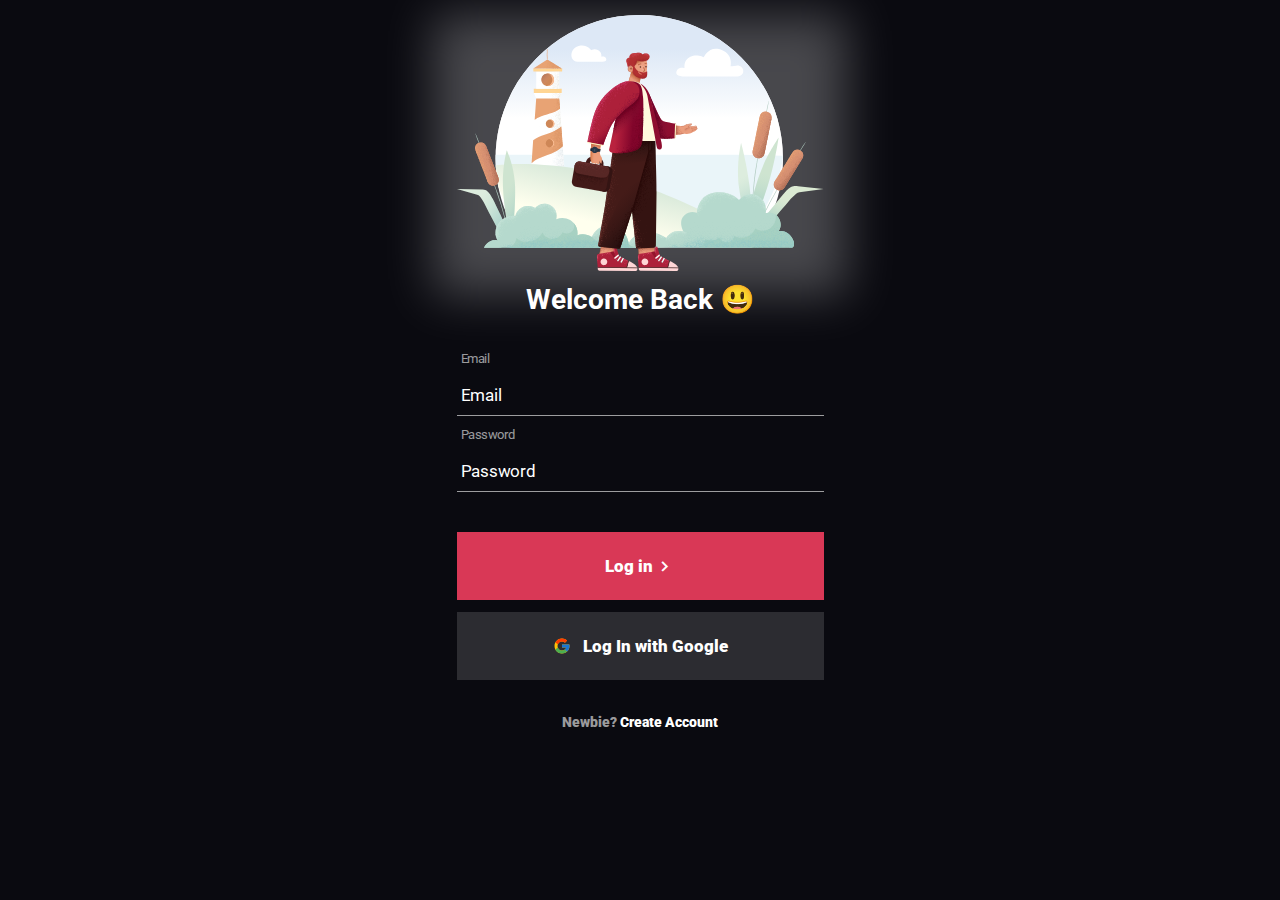
<file: index.html>
<!DOCTYPE html>
<html lang="pt-br">
  <head>
    <meta charset="UTF-8" />
    <meta http-equiv="X-UA-Compatible" content="IE=edge" />
    <meta name="viewport" content="width=device-width, initial-scale=1.0" />
    <link rel="stylesheet" href="./styles.css" />
    <link
      href="https://unpkg.com/boxicons@2.1.4/css/boxicons.min.css"
      rel="stylesheet"
    />
    <title>Login app</title>
  </head>

  <body>
    <main>
        <div class="blur"></div>
      <img src="./assets/login-img.svg" alt="homem com uma mala" />
      <h1>Welcome Back 😃</h1>

      <div class="container-inputs">
        <label>Email</label>
        <input type="email" placeholder="Email" />

        <label>Password</label>
        <input type="password" placeholder="Password" />
      </div>

      <button class="btn-login">Log in<i class="bx bx-chevron-right"></i></button>
      <button class="btn-google">
        <img src="./assets/icon-google.svg" alt="logo do google" />
        Log In with Google
      </button>

      <div class="container-link">
        <a href="./signup.html">Newbie? <span>Create Account</span></a>
      </div>
    </main>
  </body>
</html>
</file>
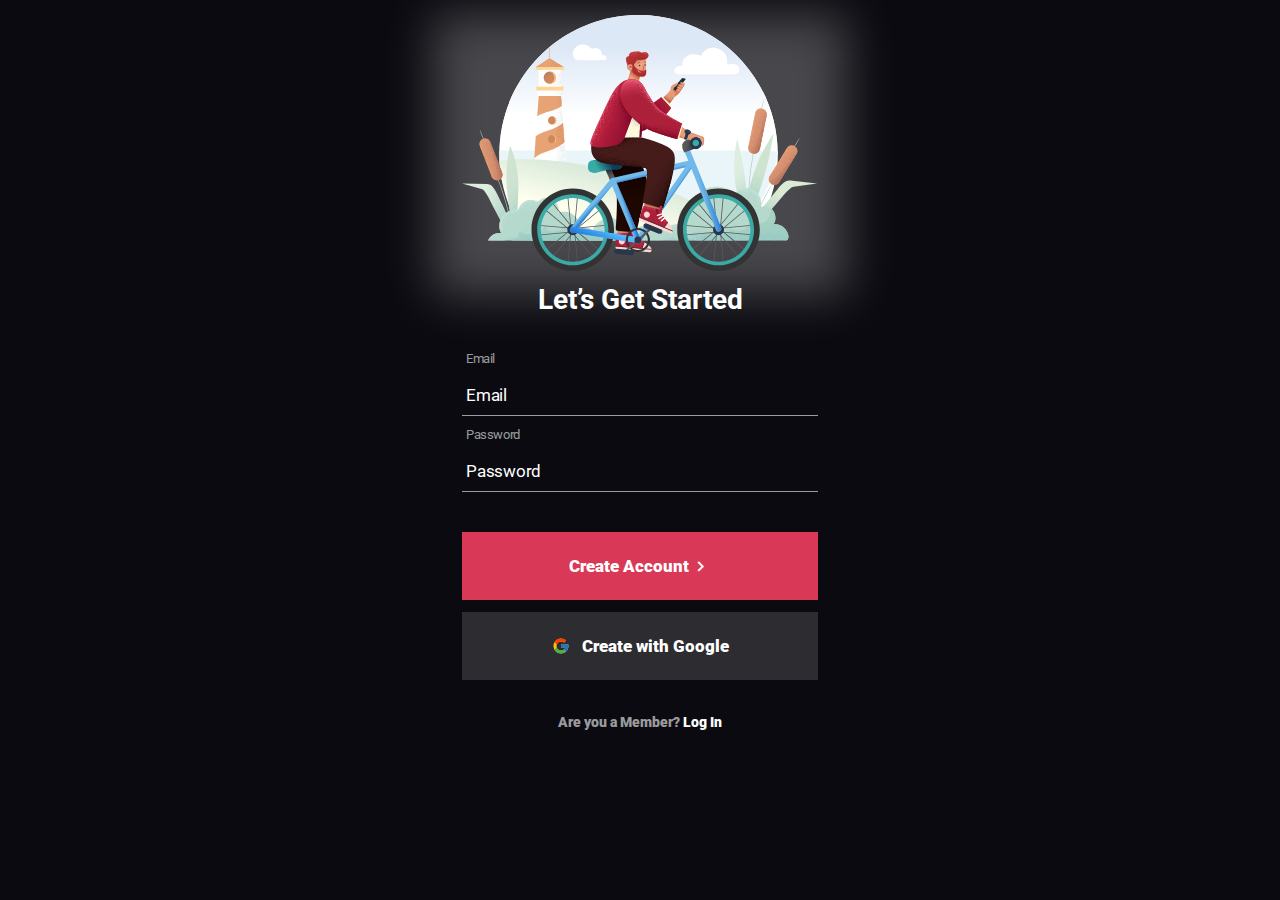
<file: signup.html>
<!DOCTYPE html>
<html lang="pt-br">
  <head>
    <meta charset="UTF-8" />
    <meta http-equiv="X-UA-Compatible" content="IE=edge" />
    <meta name="viewport" content="width=device-width, initial-scale=1.0" />
    <link rel="stylesheet" href="./styles.css" />
    <link
      href="https://unpkg.com/boxicons@2.1.4/css/boxicons.min.css"
      rel="stylesheet"
    />
    <title>Login app</title>
  </head>

  <body>
    <main>
        <div class="blur"></div>
      <img src="./assets/singup-img.svg" alt="homem na bicicleta" />
      <h1>Let’s Get Started</h1>

      <div class="container-inputs">
        <label>Email</label>
        <input type="email" placeholder="Email" />

        <label>Password</label>
        <input type="password" placeholder="Password" />
      </div>

      <button class="btn-login">Create Account <i class="bx bx-chevron-right"></i></button>
      <button class="btn-google">
        <img src="./assets/icon-google.svg" alt="logo do google" />
        Create with Google
      </button>

      <div class="container-link">
        <a href="./index.html">Are you a Member? <span>Log In</span></a>
      </div>
    </main>
  </body>
</html>
</file>
<file: styles.css>
@import url("https://fonts.googleapis.com/css2?family=Roboto:wght@400;700;900&display=swap");

* {
  margin: 0;
  padding: 0;
  box-sizing: border-box;
  font-family: "Roboto", sans-serif;
}

body {
  display: flex;
  justify-content: center;
  background-color: #0a0a10;
}

main {
  display: flex;
  flex-direction: column;
  align-items: center;
  padding: 15px 0px;
  max-width: 414px;
  min-height: 100vh;
  gap: 12px;
  position: relative;
}

.blur{
    width: 414px;
    height: 280px;
    background: #ffffff;
    position: absolute;
    z-index: -1;
    opacity: 0.25;
    filter: blur(24px);
}

h1 {
  font-weight: 700;
  font-size: 28px;
  line-height: 33px;
  text-align: center;
  color: #ffffff;
}

.container-inputs{
    margin-top: 20px;
    display: flex;
    flex-direction: column;
    width: 100%;
}

label {
    font-weight: 400;
    font-size: 13px;
    line-height: 22px;
    letter-spacing: -0.408px;
    color: rgba(255, 255, 255, 0.6);
    margin-bottom: 4px;
    margin-left: 4px;
}

input {
    width: 100%;
    height: 42px;
    margin-bottom: 8px;
    background: transparent;
    outline: none;
    border: none;
    border-bottom:1px solid rgba(255, 255, 255, 0.6);

    font-weight: 400;
    font-size: 17px;
    line-height: 20px;
    letter-spacing: -0.24px;
    color: #FFFFFF;
    padding-left: 4px;
}

input::placeholder {
    font-weight: 400;
    font-size: 17px;
    line-height: 20px;
    letter-spacing: -0.24px;
    color: #FFFFFF;
}

.btn-login{
    margin-top: 20px;
    width: 100%;
    height: 68px;
    background: #D93856;
    font-weight: 900;
    font-size: 17px;
    line-height: 2px;
    color: #FFFFFF;
    border: none;

    display: flex;
    align-items: center;
    justify-content: center;
    transition: 0.3s ease;
}

.btn-login:hover {
    cursor: pointer;
    opacity: 0.8;
}

.btn-login:active{
    opacity: 0.6;
}

i {
    font-weight: 900;
    font-size: 22px;
    line-height: 2px;
}

.btn-google{
    border: none;

    display: flex;
    align-items: center;
    justify-content: center;
    transition: 0.3s ease;
    width: 100%;
    height: 68px;
    background: rgba(255, 255, 255, 0.14);

    font-weight: 900;
    font-size: 17px;
    line-height: 2px;
    color: #FFFFFF;

    gap: 12px;
}

.btn-google:hover {
    cursor: pointer;
    opacity: 0.8;
}

.btn-google:active{
    opacity: 0.6;
}

.container-link{
    margin-top: 20px;
    position: relative;
}

a {
    font-weight: 900;
    font-size: 14px;
    line-height: 16px;
    color: rgba(255, 255, 255, 0.6);
    text-decoration: none;
}

a::after{
    content: "";
    width: 0;
    height: 2px;
    position: absolute;
    background: #D93856;
    bottom: -3px;
    left: 0;
    transition: 0.3s ease;
}

a:hover::after{
    content: "";
    width: 100%;
    height: 2px;
    position: absolute;
    background: #D93856;
    bottom: -3px;
    left: 0;
}

span{
    color: #ffffff;
}
</file>
